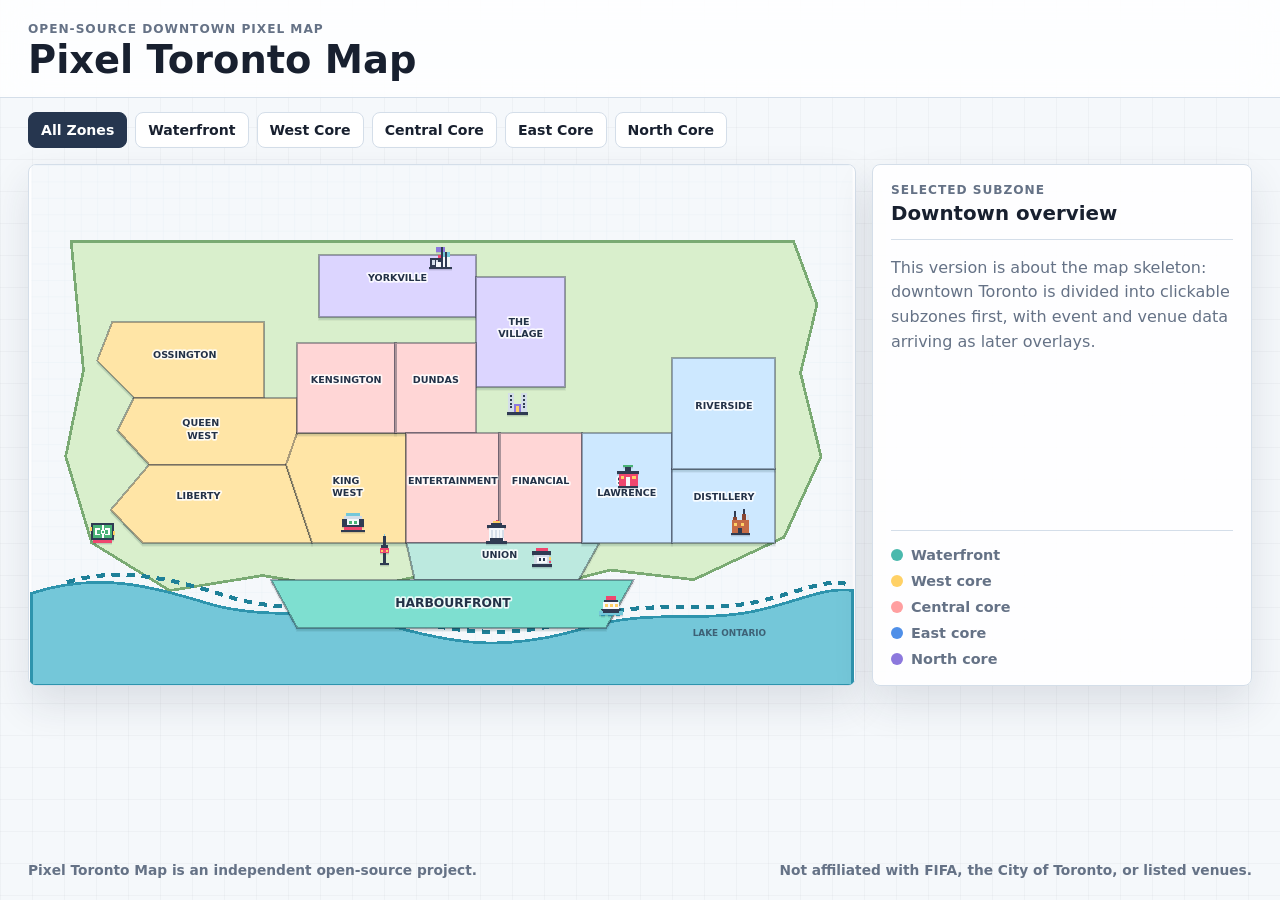
<file: index.html>
<!doctype html>
<html lang="en">
  <head>
    <meta charset="UTF-8" />
    <meta name="viewport" content="width=device-width, initial-scale=1.0" />
    <title>Pixel Toronto Map</title>
    <link rel="stylesheet" href="./styles.css" />
  </head>
  <body>
    <main class="app-shell">
      <header class="topbar">
        <div>
          <p class="kicker">Open-source downtown pixel map</p>
          <h1>Pixel Toronto Map</h1>
        </div>
      </header>

      <section class="toolbar" aria-label="Subzone filters">
        <button class="filter is-active" data-group="all" type="button">All Zones</button>
        <button class="filter" data-group="waterfront" type="button">Waterfront</button>
        <button class="filter" data-group="west" type="button">West Core</button>
        <button class="filter" data-group="core" type="button">Central Core</button>
        <button class="filter" data-group="east" type="button">East Core</button>
        <button class="filter" data-group="north" type="button">North Core</button>
      </section>

      <section class="dashboard">
        <section class="map-panel" aria-label="Downtown Toronto stylized subzone map">
          <div class="map-frame">
            <svg
              id="downtown-map"
              class="downtown-map"
              viewBox="0 0 1200 760"
              role="img"
              aria-labelledby="map-title map-desc"
            >
              <title id="map-title">Stylized downtown Toronto pixel map</title>
              <desc id="map-desc">
                Pixel-inspired downtown Toronto map divided into clickable subzones.
              </desc>

              <defs>
                <pattern id="pixel-grid" width="24" height="24" patternUnits="userSpaceOnUse">
                  <path d="M 24 0 L 0 0 0 24" fill="none" stroke="#d8e4ec" stroke-width="1" />
                </pattern>
                <filter id="zone-shadow" x="-10%" y="-10%" width="120%" height="120%">
                  <feDropShadow dx="0" dy="4" stdDeviation="0" flood-color="#10202a" flood-opacity="0.16" />
                </filter>
              </defs>

              <rect width="1200" height="760" fill="#f5f8fb" />
              <rect width="1200" height="760" fill="url(#pixel-grid)" opacity="0.55" />

              <path
                class="landmass"
                d="M58 112 H1114 L1148 204 L1124 304 L1154 426 L1100 544 L968 606 L846 592 L720 624 L596 594 L472 622 L338 600 L202 622 L88 552 L50 426 L76 300 Z"
              />
              <path
                class="lake"
                d="M0 626 C98 594 172 615 262 642 C346 666 430 646 512 670 C616 700 690 713 812 676 C908 647 980 671 1066 650 C1125 636 1162 616 1200 622 V760 H0 Z"
              />
              <path
                class="shoreline"
                d="M52 610 C135 584 218 609 292 632 C370 656 438 638 520 658 C618 682 691 696 808 662 C908 633 984 657 1066 637 C1125 623 1160 605 1190 612"
              />

              <g id="district-layer" class="district-layer">
                <g class="district" data-zone="ossington-little-portugal" tabindex="0" role="button" aria-label="Ossington">
                  <path class="district-shape west-zone" d="M118 230 H340 V340 H150 L96 286 Z" />
                  <text class="district-label" x="224" y="282">
                    <tspan x="224">Ossington</tspan>
                  </text>
                </g>

                <g class="district" data-zone="queen-west" tabindex="0" role="button" aria-label="Queen West">
                  <path class="district-shape west-zone" d="M150 340 H388 V438 H172 L126 388 Z" />
                  <text class="district-label" x="250" y="382">
                    <tspan x="250">Queen</tspan>
                    <tspan x="250" dy="18">West</tspan>
                  </text>
                </g>

                <g class="district" data-zone="liberty-fort-york" tabindex="0" role="button" aria-label="Liberty">
                  <path class="district-shape west-zone" d="M172 438 H372 L410 552 H162 L116 504 Z" />
                  <text class="district-label" x="244" y="488">
                    <tspan x="244">Liberty</tspan>
                  </text>
                </g>

                <g class="district" data-zone="king-west" tabindex="0" role="button" aria-label="King West">
                  <path class="district-shape west-zone" d="M388 392 H548 V552 H410 L372 438 Z" />
                  <text class="district-label" x="462" y="466">
                    <tspan x="462">King</tspan>
                    <tspan x="462" dy="18">West</tspan>
                  </text>
                </g>

                <g class="district" data-zone="kensington-chinatown" tabindex="0" role="button" aria-label="Kensington">
                  <path class="district-shape core-zone" d="M388 260 H532 V392 H388 Z" />
                  <text class="district-label" x="460" y="318">
                    <tspan x="460">Kensington</tspan>
                  </text>
                </g>

                <g class="district" data-zone="yorkville-annex" tabindex="0" role="button" aria-label="Yorkville">
                  <path class="district-shape north-zone" d="M420 132 H650 V222 H420 Z" />
                  <text class="district-label" x="535" y="170">
                    <tspan x="535">Yorkville</tspan>
                  </text>
                </g>

                <g class="district" data-zone="church-wellesley" tabindex="0" role="button" aria-label="The Village">
                  <path class="district-shape north-zone" d="M650 164 H780 V324 H650 Z" />
                  <text class="district-label" x="715" y="234">
                    <tspan x="715">The</tspan>
                    <tspan x="715" dy="18">Village</tspan>
                  </text>
                </g>

                <g class="district" data-zone="yonge-dundas" tabindex="0" role="button" aria-label="Dundas">
                  <path class="district-shape core-zone" d="M532 260 H650 V392 H532 Z" />
                  <text class="district-label" x="591" y="318">
                    <tspan x="591">Dundas</tspan>
                  </text>
                </g>

                <g class="district" data-zone="entertainment-district" tabindex="0" role="button" aria-label="Entertainment">
                  <path class="district-shape core-zone" d="M548 392 H684 V552 H548 Z" />
                  <text class="district-label" x="616" y="466">
                    <tspan x="616">Entertainment</tspan>
                  </text>
                </g>

                <g class="district" data-zone="financial-district" tabindex="0" role="button" aria-label="Financial">
                  <path class="district-shape core-zone" d="M684 392 H804 V552 H684 Z" />
                  <text class="district-label" x="744" y="466">
                    <tspan x="744">Financial</tspan>
                  </text>
                </g>

                <g class="district" data-zone="south-core-union" tabindex="0" role="button" aria-label="Union">
                  <path class="district-shape waterfront-zone" d="M548 552 H830 L800 606 H560 Z" />
                  <text class="district-label" x="684" y="574">
                    <tspan x="684">Union</tspan>
                  </text>
                </g>

                <g class="district" data-zone="harbourfront" tabindex="0" role="button" aria-label="Harbourfront">
                  <path class="district-shape waterfront-zone harbourfront-shape" d="M350 606 H880 L840 676 H388 Z" />
                  <text class="district-label harbourfront-label" x="616" y="646">
                    <tspan x="616">Harbourfront</tspan>
                  </text>
                </g>

                <g class="district" data-zone="old-town-st-lawrence" tabindex="0" role="button" aria-label="St. Lawrence">
                  <path class="district-shape east-zone" d="M804 392 H936 V552 H804 Z" />
                  <text class="district-label" x="870" y="466">
                    <tspan x="870">St.</tspan>
                    <tspan x="870" dy="18">Lawrence</tspan>
                  </text>
                </g>

                <g class="district" data-zone="distillery-corktown" tabindex="0" role="button" aria-label="Distillery">
                  <path class="district-shape east-zone" d="M936 444 H1086 V552 H936 Z" />
                  <text class="district-label" x="1012" y="490">
                    <tspan x="1012">Distillery</tspan>
                  </text>
                </g>

                <g class="district" data-zone="cabbagetown-riverside" tabindex="0" role="button" aria-label="Riverside">
                  <path class="district-shape east-zone" d="M936 282 H1086 V444 H936 Z" />
                  <text class="district-label" x="1012" y="356">
                    <tspan x="1012">Riverside</tspan>
                  </text>
                </g>
              </g>

              <g class="landmark-layer" aria-label="Toronto landmarks">
                <g class="landmark-pin" tabindex="0" role="img" aria-label="BMO Field" transform="translate(82 514)">
                  <image href="./icons/bmo-field.svg?v=2" width="44" height="44" />
                </g>

                <g class="landmark-pin" tabindex="0" role="img" aria-label="CN Tower" transform="translate(492 538)">
                  <image href="./icons/cn-tower.svg" width="48" height="48" />
                </g>

                <g class="landmark-pin" tabindex="0" role="img" aria-label="Rogers Centre" transform="translate(448 496)">
                  <image href="./icons/rogers-centre.svg?v=2" width="44" height="44" />
                </g>

                <g class="landmark-pin" tabindex="0" role="img" aria-label="Union Station" transform="translate(658 514)">
                  <image href="./icons/union-station.svg?v=2" width="44" height="44" />
                </g>

                <g class="landmark-pin" tabindex="0" role="img" aria-label="Scotiabank Arena" transform="translate(724 548)">
                  <image href="./icons/scotiabank-arena.svg?v=2" width="44" height="44" />
                </g>

                <g class="landmark-pin" tabindex="0" role="img" aria-label="Harbourfront ferry" transform="translate(825 620)">
                  <image href="./icons/harbourfront-ferry.svg" width="44" height="44" />
                </g>

                <g class="landmark-pin" tabindex="0" role="img" aria-label="Toronto City Hall" transform="translate(688 324)">
                  <image href="./icons/city-hall.svg" width="44" height="44" />
                </g>

                <g class="landmark-pin" tabindex="0" role="img" aria-label="Royal Ontario Museum" transform="translate(576 112)">
                  <image href="./icons/rom.svg?v=2" width="44" height="44" />
                </g>

                <g class="landmark-pin" tabindex="0" role="img" aria-label="St. Lawrence Market" transform="translate(850 432)">
                  <image href="./icons/st-lawrence-market.svg" width="44" height="44" />
                </g>

                <g class="landmark-pin" tabindex="0" role="img" aria-label="Distillery District" transform="translate(1015 500)">
                  <image href="./icons/distillery.svg" width="44" height="44" />
                </g>
              </g>

              <g class="map-labels" aria-hidden="true">
                <text x="1020" y="688">Lake Ontario</text>
              </g>
            </svg>
          </div>
        </section>

        <aside class="info-panel" aria-live="polite">
          <div class="panel-heading">
            <p class="kicker">Selected subzone</p>
            <h2 id="zone-title">Downtown overview</h2>
          </div>
          <div id="zone-details" class="zone-details">
            <p class="empty-state">
              This version is about the map skeleton: downtown Toronto is divided into clickable
              subzones first, with event and venue data arriving as later overlays.
            </p>
          </div>
          <div class="legend" aria-label="Legend">
            <span><b class="dot dot-waterfront"></b>Waterfront</span>
            <span><b class="dot dot-west"></b>West core</span>
            <span><b class="dot dot-core"></b>Central core</span>
            <span><b class="dot dot-east"></b>East core</span>
            <span><b class="dot dot-north"></b>North core</span>
          </div>
        </aside>
      </section>

      <section id="zone-spotlight" class="zone-spotlight is-hidden" aria-label="Selected subzone detail">
        <div class="spotlight-heading">
          <div>
            <p class="kicker">Expanded subzone</p>
            <h2 id="spotlight-title">Select a subzone</h2>
          </div>
          <button id="spotlight-close" class="secondary-button" type="button">Back to overview</button>
        </div>
        <div class="spotlight-grid">
          <div id="spotlight-map" class="spotlight-map-wrap"></div>
          <div id="spotlight-copy" class="spotlight-copy"></div>
        </div>
      </section>

      <footer class="footer">
        <span>Pixel Toronto Map is an independent open-source project.</span>
        <span>Not affiliated with FIFA, the City of Toronto, or listed venues.</span>
      </footer>
    </main>

    <script src="./app.js?v=7"></script>
  </body>
</html>
</file>
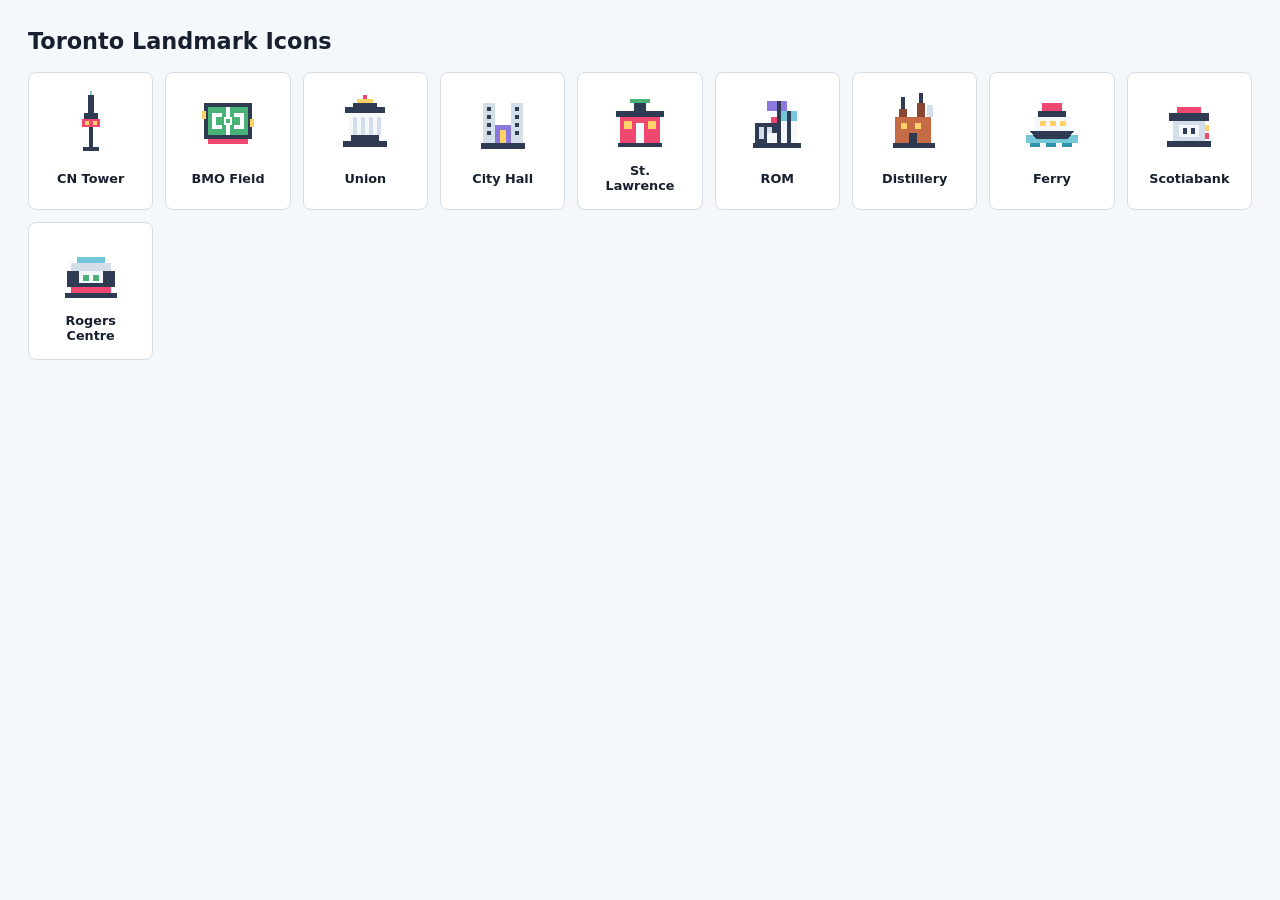
<file: icons/preview.html>
<!doctype html>
<html lang="en">
  <head>
    <meta charset="UTF-8" />
    <meta name="viewport" content="width=device-width, initial-scale=1.0" />
    <title>Toronto Landmark Icons</title>
    <style>
      body {
        margin: 0;
        background: #f5f8fb;
        color: #18202f;
        font-family: Inter, ui-sans-serif, system-ui, -apple-system, BlinkMacSystemFont, "Segoe UI", sans-serif;
      }

      main {
        display: grid;
        gap: 18px;
        padding: 28px;
      }

      h1 {
        margin: 0;
        font-size: 1.4rem;
      }

      .grid {
        display: grid;
        grid-template-columns: repeat(auto-fill, minmax(120px, 1fr));
        gap: 12px;
      }

      .tile {
        border: 1px solid #d4dee9;
        border-radius: 8px;
        background: #fff;
        display: grid;
        gap: 10px;
        justify-items: center;
        padding: 16px;
      }

      img {
        width: 64px;
        height: 64px;
        image-rendering: pixelated;
      }

      span {
        font-size: 0.8rem;
        font-weight: 800;
        text-align: center;
      }
    </style>
  </head>
  <body>
    <main>
      <h1>Toronto Landmark Icons</h1>
      <div class="grid">
        <div class="tile"><img src="./cn-tower.svg" alt="" /><span>CN Tower</span></div>
        <div class="tile"><img src="./bmo-field.svg?v=2" alt="" /><span>BMO Field</span></div>
        <div class="tile"><img src="./union-station.svg?v=2" alt="" /><span>Union</span></div>
        <div class="tile"><img src="./city-hall.svg" alt="" /><span>City Hall</span></div>
        <div class="tile"><img src="./st-lawrence-market.svg" alt="" /><span>St. Lawrence</span></div>
        <div class="tile"><img src="./rom.svg?v=2" alt="" /><span>ROM</span></div>
        <div class="tile"><img src="./distillery.svg" alt="" /><span>Distillery</span></div>
        <div class="tile"><img src="./harbourfront-ferry.svg" alt="" /><span>Ferry</span></div>
        <div class="tile"><img src="./scotiabank-arena.svg?v=2" alt="" /><span>Scotiabank</span></div>
        <div class="tile"><img src="./rogers-centre.svg?v=2" alt="" /><span>Rogers Centre</span></div>
      </div>
    </main>
  </body>
</html>
</file>
<file: styles.css>
:root {
  color-scheme: light;
  --ink: #18202f;
  --muted: #657286;
  --paper: #f5f8fb;
  --panel: #ffffff;
  --line: #d4dee9;
  --lake: #74c7d9;
  --lake-dark: #2e94ad;
  --land: #d9efcc;
  --yellow: #ffd166;
  --green: #49b377;
  --red: #ef476f;
  --blue: #4f8fe8;
  --orange: #f78c45;
  --violet: #8c78dd;
  --teal: #4ab9ad;
  --radius: 8px;
  --shadow: 0 18px 40px rgba(29, 45, 68, 0.12);
  font-family:
    Inter, ui-sans-serif, system-ui, -apple-system, BlinkMacSystemFont, "Segoe UI",
    sans-serif;
}

* {
  box-sizing: border-box;
}

body {
  margin: 0;
  background:
    linear-gradient(90deg, rgba(24, 32, 47, 0.03) 1px, transparent 1px),
    linear-gradient(0deg, rgba(24, 32, 47, 0.03) 1px, transparent 1px),
    var(--paper);
  background-size: 32px 32px;
  color: var(--ink);
}

button {
  font: inherit;
}

.app-shell {
  min-height: 100vh;
  display: flex;
  flex-direction: column;
}

.topbar {
  display: flex;
  align-items: center;
  justify-content: space-between;
  gap: 24px;
  padding: 22px 28px 18px;
  border-bottom: 1px solid var(--line);
  background: rgba(255, 255, 255, 0.82);
  backdrop-filter: blur(18px);
}

.kicker {
  margin: 0 0 5px;
  color: var(--muted);
  font-size: 0.76rem;
  font-weight: 800;
  letter-spacing: 0.08em;
  text-transform: uppercase;
}

h1,
h2,
h3 {
  margin: 0;
  letter-spacing: 0;
}

h1 {
  font-size: clamp(1.75rem, 3vw, 3.2rem);
  line-height: 0.98;
}

h2 {
  font-size: 1.24rem;
}

.filter {
  min-height: 36px;
  border: 1px solid var(--line);
  border-radius: var(--radius);
  background: #fff;
  color: var(--ink);
  display: inline-flex;
  align-items: center;
  justify-content: center;
  padding: 0 12px;
  font-size: 0.88rem;
  font-weight: 700;
}

.toolbar {
  display: flex;
  gap: 8px;
  padding: 14px 28px 0;
  overflow-x: auto;
}

.filter {
  cursor: pointer;
  white-space: nowrap;
}

.filter:hover,
.filter:focus-visible,
.filter.is-active {
  border-color: #26364f;
  background: #26364f;
  color: #fff;
  outline: none;
}

.dashboard {
  display: grid;
  grid-template-columns: minmax(0, 1fr) minmax(310px, 380px);
  gap: 16px;
  padding: 16px 28px 20px;
  align-items: stretch;
}

.map-panel,
.info-panel,
.zone-spotlight {
  border: 1px solid var(--line);
  border-radius: var(--radius);
  background: rgba(255, 255, 255, 0.92);
  box-shadow: var(--shadow);
}

.map-panel {
  overflow: hidden;
}

.map-frame {
  width: 100%;
  aspect-ratio: 16 / 10;
  min-height: 520px;
}

.downtown-map {
  width: 100%;
  height: 100%;
  display: block;
}

.landmass {
  fill: var(--land);
  stroke: #7aaa73;
  stroke-width: 4;
  shape-rendering: crispEdges;
}

.lake {
  fill: var(--lake);
  stroke: var(--lake-dark);
  stroke-width: 4;
  shape-rendering: crispEdges;
}

.shoreline {
  fill: none;
  stroke: #1e8098;
  stroke-width: 6;
  stroke-dasharray: 12 10;
  shape-rendering: crispEdges;
}

.district {
  cursor: pointer;
  outline: none;
  filter: url(#zone-shadow);
}

.district.is-muted {
  opacity: 0.26;
}

.district-shape {
  stroke: rgba(24, 32, 47, 0.36);
  stroke-width: 3;
  shape-rendering: crispEdges;
}

.district:hover .district-shape,
.district:focus-visible .district-shape,
.district.is-selected .district-shape {
  stroke: #18202f;
  stroke-width: 6;
}

.west-zone {
  fill: #ffe5a6;
}

.core-zone {
  fill: #ffd6d6;
}

.east-zone {
  fill: #cde8ff;
}

.north-zone {
  fill: #dcd5ff;
}

.waterfront-zone {
  fill: #bce9df;
}

.harbourfront-shape {
  fill: #7edfd0;
}

.district-label,
.landmark text,
.compass text,
.map-labels text {
  fill: #243047;
  font-size: 14px;
  font-weight: 900;
  letter-spacing: 0;
  text-anchor: middle;
  text-transform: uppercase;
  pointer-events: none;
}

.district-label {
  paint-order: stroke;
  stroke: rgba(255, 255, 255, 0.82);
  stroke-width: 5;
  stroke-linejoin: round;
}

.harbourfront-label {
  font-size: 18px;
}

.road {
  fill: none;
  stroke-linecap: square;
  pointer-events: none;
  shape-rendering: crispEdges;
}

.gardiner {
  stroke: var(--orange);
  stroke-width: 9;
  opacity: 0.82;
}

.line {
  fill: none;
  stroke-width: 6;
  stroke-linecap: square;
  pointer-events: none;
  shape-rendering: crispEdges;
  opacity: 0.72;
}

.line-bloor {
  stroke: var(--green);
}

.line-yonge,
.line-university {
  stroke: var(--yellow);
  filter: drop-shadow(0 1px 0 rgba(24, 32, 47, 0.28));
}

.landmark rect {
  fill: #26364f;
  stroke: #ffffff;
  stroke-width: 4;
  shape-rendering: crispEdges;
}

.landmark text {
  font-size: 13px;
}

.landmark-layer {
  pointer-events: none;
}

.landmark-pin {
  cursor: help;
  outline: none;
  pointer-events: auto;
}

.landmark-pin image {
  filter: drop-shadow(0 2px 0 rgba(24, 32, 47, 0.18));
  image-rendering: pixelated;
}

.landmark-pin:hover image,
.landmark-pin:focus-visible image {
  filter: drop-shadow(0 3px 0 rgba(24, 32, 47, 0.26));
}

.map-labels text {
  fill: rgba(36, 48, 71, 0.68);
  font-size: 13px;
}

.compass rect {
  fill: rgba(255, 255, 255, 0.78);
  stroke: rgba(24, 32, 47, 0.22);
  stroke-width: 2;
  shape-rendering: crispEdges;
}

.compass path {
  fill: var(--red);
  stroke: #26364f;
  stroke-width: 3;
  shape-rendering: crispEdges;
}

.info-panel {
  padding: 18px;
  display: flex;
  flex-direction: column;
  min-height: 520px;
}

.panel-heading {
  padding-bottom: 14px;
  border-bottom: 1px solid var(--line);
}

.zone-details {
  display: grid;
  gap: 14px;
  padding: 16px 0;
}

.empty-state {
  margin: 0;
  color: var(--muted);
  line-height: 1.55;
}

.zone-spotlight {
  margin: 0 28px 20px;
  padding: 18px;
}

.zone-spotlight.is-hidden {
  display: none;
}

.spotlight-heading {
  display: flex;
  align-items: center;
  justify-content: space-between;
  gap: 16px;
  margin-bottom: 14px;
}

.secondary-button {
  min-height: 38px;
  border: 1px solid var(--line);
  border-radius: var(--radius);
  background: #fff;
  color: var(--ink);
  cursor: pointer;
  font-weight: 800;
  padding: 0 12px;
}

.secondary-button:hover,
.secondary-button:focus-visible {
  border-color: #26364f;
  outline: none;
}

.spotlight-grid {
  display: grid;
  grid-template-columns: minmax(0, 1.35fr) minmax(280px, 0.65fr);
  gap: 16px;
}

.spotlight-map-wrap {
  min-height: 360px;
}

.spotlight-copy {
  border: 1px solid var(--line);
  border-radius: var(--radius);
  background: #fff;
  padding: 16px;
  display: grid;
  align-content: start;
  gap: 14px;
}

.spotlight-copy p {
  margin: 0;
  color: var(--ink);
  font-weight: 700;
  line-height: 1.45;
}

.spot-list {
  display: grid;
  gap: 8px;
}

.spot-item {
  display: grid;
  grid-template-columns: 34px 1fr;
  gap: 10px;
  align-items: center;
  border: 1px solid var(--line);
  border-radius: var(--radius);
  background: #fff;
  color: var(--ink);
  cursor: pointer;
  padding: 10px;
  text-align: left;
}

.spot-item:hover,
.spot-item:focus-visible,
.spot-item.is-selected {
  border-color: #26364f;
  outline: none;
}

.spot-item span {
  width: 26px;
  height: 26px;
  border-radius: 50%;
  background: #26364f;
  color: #fff;
  display: inline-flex;
  align-items: center;
  justify-content: center;
  font-size: 0.82rem;
  font-weight: 900;
}

.spot-item span.type-park,
.subzone-block.type-park circle {
  background: var(--green);
  fill: var(--green);
}

.spot-item span.type-cultural,
.subzone-block.type-cultural circle {
  background: var(--red);
  fill: var(--red);
}

.spot-item span.type-arena,
.subzone-block.type-arena circle {
  background: var(--orange);
  fill: var(--orange);
}

.spot-item span.type-building,
.subzone-block.type-building circle {
  background: #657286;
  fill: #657286;
}

.spot-item span.type-civic,
.spot-item span.type-square,
.subzone-block.type-civic circle,
.subzone-block.type-square circle {
  background: var(--violet);
  fill: var(--violet);
}

.spot-item span.type-corridor,
.spot-item span.type-district,
.subzone-block.type-corridor circle,
.subzone-block.type-district circle {
  background: var(--yellow);
  color: #243047;
  fill: var(--yellow);
}

.spot-item span.type-station,
.subzone-block.type-station circle {
  background: var(--blue);
  fill: var(--blue);
}

.spot-item span.type-terminal,
.subzone-block.type-terminal circle {
  background: var(--blue);
  fill: var(--blue);
}

.spot-item span.type-attraction,
.spot-item span.type-tower,
.subzone-block.type-attraction circle,
.subzone-block.type-tower circle {
  background: var(--red);
  fill: var(--red);
}

.spot-item span.type-waterfront,
.subzone-block.type-waterfront circle {
  background: var(--teal);
  fill: var(--teal);
}

.spot-item strong {
  font-size: 0.94rem;
}

.empty-subzones {
  border: 1px solid var(--line);
  border-radius: var(--radius);
  color: var(--muted);
  font-weight: 800;
  line-height: 1.45;
  padding: 14px;
}

.region-map {
  width: 100%;
  height: 100%;
  min-height: 360px;
  border: 1px solid var(--line);
  border-radius: var(--radius);
  display: block;
  background: #f8fbfd;
}

.region-bg {
  fill: #f8fbfd;
}

.region-water {
  fill: var(--lake);
  stroke: var(--lake-dark);
  stroke-width: 5;
  shape-rendering: crispEdges;
}

.region-zone {
  stroke: rgba(24, 32, 47, 0.32);
  stroke-width: 5;
  shape-rendering: crispEdges;
}

.subzone-block {
  cursor: pointer;
  outline: none;
}

.subzone-block path {
  fill: rgba(255, 255, 255, 0.72);
  stroke: rgba(24, 32, 47, 0.28);
  stroke-width: 4;
  shape-rendering: crispEdges;
}

.subzone-block circle {
  fill: #26364f;
  stroke: #fff;
  stroke-width: 5;
}

.subzone-block:hover path,
.subzone-block:focus-visible path,
.subzone-block.is-selected path {
  stroke: #18202f;
  stroke-width: 7;
}

.subzone-block.is-selected path {
  fill: rgba(255, 255, 255, 0.92);
}

.subzone-block.type-park path {
  fill: rgba(217, 239, 204, 0.9);
}

.subzone-block.type-cultural path {
  fill: rgba(255, 214, 214, 0.86);
}

.subzone-block.type-arena path {
  fill: rgba(247, 140, 69, 0.22);
}

.subzone-block.type-building path {
  fill: rgba(245, 248, 251, 0.9);
}

.subzone-block.type-civic path,
.subzone-block.type-square path {
  fill: rgba(220, 213, 255, 0.82);
}

.subzone-block.type-corridor path,
.subzone-block.type-district path {
  fill: rgba(255, 229, 166, 0.82);
}

.subzone-block.type-terminal path {
  fill: rgba(205, 232, 255, 0.92);
}

.subzone-block.type-station path {
  fill: rgba(205, 232, 255, 0.88);
}

.subzone-block.type-attraction path,
.subzone-block.type-tower path {
  fill: rgba(255, 214, 214, 0.72);
}

.subzone-block.type-waterfront path {
  fill: rgba(126, 223, 208, 0.86);
}

.subzone-number,
.subzone-type {
  fill: #fff;
  font-size: 16px;
  font-weight: 900;
  text-anchor: middle;
  pointer-events: none;
}

.subzone-number {
  fill: #243047;
  font-size: 14px;
  paint-order: stroke;
  stroke: rgba(255, 255, 255, 0.9);
  stroke-width: 4;
}

.subzone-label {
  fill: #243047;
  font-size: 17px;
  font-weight: 900;
  letter-spacing: 0;
  paint-order: stroke;
  pointer-events: none;
  stroke: rgba(255, 255, 255, 0.84);
  stroke-linejoin: round;
  stroke-width: 5;
  text-anchor: middle;
  text-transform: uppercase;
}

.region-empty {
  fill: #657286;
  font-size: 24px;
  font-weight: 900;
  letter-spacing: 0;
  text-anchor: middle;
  text-transform: uppercase;
}

.waterfront-fill {
  fill: #bce9df;
}

.west-fill {
  fill: #ffe5a6;
}

.core-fill {
  fill: #ffd6d6;
}

.east-fill {
  fill: #cde8ff;
}

.north-fill {
  fill: #dcd5ff;
}

.region-road line {
  stroke: #fff;
  stroke-width: 10;
  filter: drop-shadow(0 1px 0 rgba(24, 32, 47, 0.2));
  shape-rendering: crispEdges;
}

.region-road text,
.region-anchor text,
.region-title {
  fill: #243047;
  font-size: 20px;
  font-weight: 900;
  letter-spacing: 0;
  text-anchor: middle;
  text-transform: uppercase;
}

.region-road text {
  font-size: 15px;
  text-anchor: start;
  fill: rgba(36, 48, 71, 0.68);
}

.region-anchor rect {
  fill: #26364f;
  stroke: #fff;
  stroke-width: 5;
  shape-rendering: crispEdges;
}

.region-title {
  font-size: 24px;
}

.detail-row {
  display: grid;
  grid-template-columns: 84px 1fr;
  gap: 10px;
  align-items: start;
}

.detail-row span:first-child {
  color: var(--muted);
  font-size: 0.82rem;
  font-weight: 800;
  text-transform: uppercase;
}

.detail-row span:last-child {
  font-weight: 700;
  line-height: 1.38;
}

.tag-row {
  display: flex;
  flex-wrap: wrap;
  gap: 8px;
}

.tag {
  border: 1px solid var(--line);
  border-radius: var(--radius);
  background: #f7f9fc;
  padding: 6px 8px;
  font-size: 0.78rem;
  font-weight: 800;
}

.legend {
  margin-top: auto;
  padding-top: 16px;
  border-top: 1px solid var(--line);
  display: grid;
  gap: 10px;
  color: var(--muted);
  font-size: 0.9rem;
  font-weight: 700;
}

.dot {
  width: 12px;
  height: 12px;
  display: inline-block;
  margin-right: 8px;
  border-radius: 50%;
  vertical-align: -1px;
}

.dot-waterfront {
  background: var(--teal);
}

.dot-west {
  background: var(--yellow);
}

.dot-core {
  background: #ff9fa0;
}

.dot-east {
  background: var(--blue);
}

.dot-north {
  background: var(--violet);
}

.footer {
  display: flex;
  justify-content: space-between;
  gap: 16px;
  margin-top: auto;
  padding: 16px 28px 22px;
  color: var(--muted);
  font-size: 0.86rem;
  font-weight: 700;
}

@media (max-width: 980px) {
  .topbar,
  .footer {
    align-items: flex-start;
    flex-direction: column;
  }

  .dashboard {
    grid-template-columns: 1fr;
  }

  .spotlight-grid {
    grid-template-columns: 1fr;
  }

  .map-frame,
  .info-panel {
    min-height: 420px;
  }

}

@media (max-width: 640px) {
  .topbar {
    padding: 18px 16px 14px;
  }

  .toolbar {
    padding: 12px 16px 0;
  }

  .dashboard {
    padding: 12px 16px 16px;
  }

  .zone-spotlight {
    margin: 0 16px 16px;
  }

  .spotlight-heading {
    align-items: flex-start;
    flex-direction: column;
  }

  .footer {
    padding: 14px 16px 18px;
  }

  .map-frame {
    aspect-ratio: 1 / 1;
    min-height: 360px;
  }

  .district-label {
    font-size: 12px;
  }

  .harbourfront-label {
    font-size: 15px;
  }

  .detail-row {
    grid-template-columns: 1fr;
    gap: 4px;
  }
}
</file>
